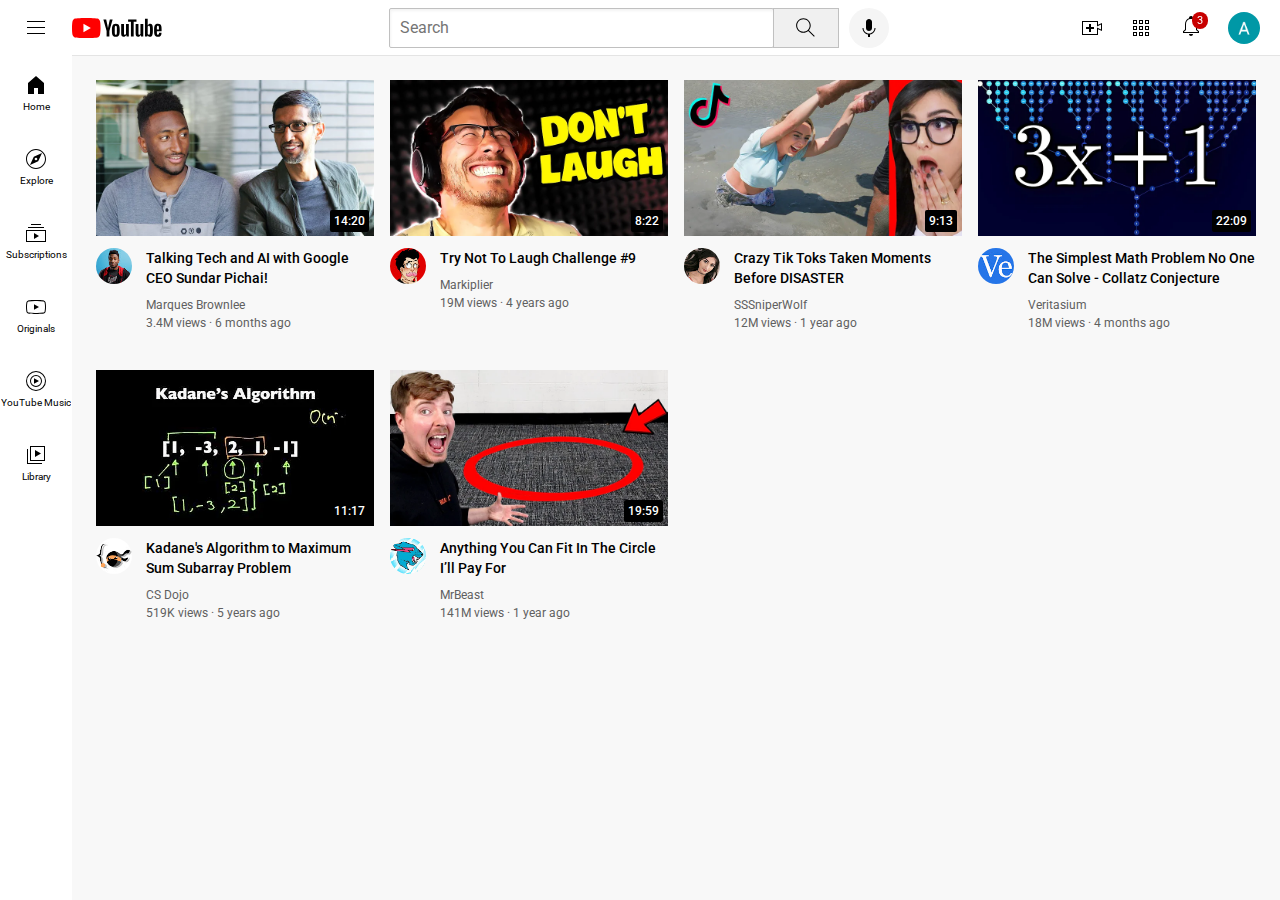
<file: index.html>
<!DOCTYPE html>
<html>
  <head>
    <title>YouTube.com Clone</title>

    <link rel="preconnect" href="https://fonts.googleapis.com">
    <link rel="preconnect" href="https://fonts.gstatic.com" crossorigin>
    <link href="https://fonts.googleapis.com/css2?family=Roboto:wght@400;500;700&display=swap" rel="stylesheet">

    <link rel="stylesheet" href="styles/general.css">
    <link rel="stylesheet" href="styles/header.css">
    <link rel="stylesheet" href="styles/video.css">
    <link rel="stylesheet" href="styles/sidebar.css">
  </head>
  <body>
    <div class="header">
      <div class="left-section">
        <img class="hamburger-menu" src="icons/hamburger-menu.svg">
        <img class="youtube-logo" src="icons/youtube-logo.svg">
      </div>
      <div class="middle-section">
        <input class="search-bar" type="text" placeholder="Search">
        <button class="search-button">
          <img class="search-icon" src="icons/search.svg">
          <div class="tooltip">Search</div>
        </button>
        <button class="voice-search-button">
          <img class="voice-search-icon" src="icons/voice-search-icon.svg">
          <div class="tooltip">Search with your voice</div>
        </button>
      </div>
      <div class="right-section">
        <div class="upload-icon-container">
          <img class="upload-icon" src="icons/upload.svg">
          <div class="tooltip">Create</div>
        </div>
        <img class="youtube-apps-icon" src="icons/youtube-apps.svg">
        <div class="notifications-icon-container">
          <img class="notifications-icon" src="icons/notifications.svg">
          <div class="notifications-count">3</div>
        </div>
        <img class="current-user-picture" src="channel-pictures/my-channel.jpg">
      </div>
    </div>

    <div class="sidebar">
      <div class="sidebar-link">
        <img src="icons/home.svg">
        <div>Home</div>
      </div>
      <div class="sidebar-link">
        <img src="icons/explore.svg">
        <div>Explore</div>
      </div>
      <div class="sidebar-link">
        <img src="icons/subscriptions.svg">
        <div>Subscriptions</div>
      </div>
      <div class="sidebar-link">
        <img src="icons/originals.svg">
        <div>Originals</div>
      </div>
      <div class="sidebar-link">
        <img src="icons/youtube-music.svg">
        <div>YouTube Music</div>
      </div>
      <div class="sidebar-link">
        <img src="icons/library.svg">
        <div>Library</div>
      </div>
    </div>
    
    <div class="video-grid">
      <div class="video-preview">
        <div class="thumbnail-row">
          <img class="thumbnail" src="thumbnails/thumbnail-1.webp">
          <div class="video-time">14:20</div>
        </div>
        <div class="video-info-grid">
          <div class="channel-picture">
            <img class="profile-picture" src="channel-pictures/channel-1.jpeg">
          </div>
          <div class="video-info">
            <p class="video-title">
              Talking Tech and AI with Google CEO Sundar Pichai!
            </p>
            <p class="video-author">
              Marques Brownlee
            </p>
            <p class="video-stats">
              3.4M views &#183; 6 months ago
            </p>
          </div>
        </div>
      </div>

      <div class="video-preview">
        <div class="thumbnail-row">
          <img class="thumbnail" src="thumbnails/thumbnail-2.webp">
          <div class="video-time">8:22</div>
        </div>
        <div class="video-info-grid">
          <div class="channel-picture">
            <img class="profile-picture" src="channel-pictures/channel-2.jpeg">
          </div>
          <div class="video-info">
            <p class="video-title">
              Try Not To Laugh Challenge #9
            </p>
            <p class="video-author">
              Markiplier
            </p>
            <p class="video-stats">
              19M views &#183; 4 years ago
            </p>
          </div>
        </div>
      </div>

      <div class="video-preview">
        <div class="thumbnail-row">
          <img class="thumbnail" src="thumbnails/thumbnail-3.webp">
          <div class="video-time">9:13</div>
        </div>
        <div class="video-info-grid">
          <div class="channel-picture">
            <img class="profile-picture" src="channel-pictures/channel-3.jpeg">
          </div>
          <div class="video-info">
            <p class="video-title">
              Crazy Tik Toks Taken Moments Before DISASTER
            </p>
            <p class="video-author">
              SSSniperWolf
            </p>
            <p class="video-stats">
              12M views &#183; 1 year ago
            </p>
          </div>
        </div>
      </div>

      <div class="video-preview">
        <div class="thumbnail-row">
          <img class="thumbnail" src="thumbnails/thumbnail-4.webp">
          <div class="video-time">22:09</div>
        </div>
        <div class="video-info-grid">
          <div class="channel-picture">
            <img class="profile-picture" src="channel-pictures/channel-4.jpeg">
          </div>
          <div class="video-info">
            <p class="video-title">
              The Simplest Math Problem No One Can Solve - Collatz Conjecture
            </p>
            <p class="video-author">
              Veritasium
            </p>
            <p class="video-stats">
              18M views &#183; 4 months ago
            </p>
          </div>
        </div>
      </div>

      <div class="video-preview">
        <div class="thumbnail-row">
          <img class="thumbnail" src="thumbnails/thumbnail-5.webp">
          <div class="video-time">11:17</div>
        </div>
        <div class="video-info-grid">
          <div class="channel-picture">
            <img class="profile-picture" src="channel-pictures/channel-5.jpeg">
          </div>
          <div class="video-info">
            <p class="video-title">
              Kadane's Algorithm to Maximum Sum Subarray Problem
            </p>
            <p class="video-author">
              CS Dojo
            </p>
            <p class="video-stats">
              519K views &#183; 5 years ago
            </p>
          </div>
        </div>
      </div>

      <div class="video-preview">
        <div class="thumbnail-row">
          <img class="thumbnail" src="thumbnails/thumbnail-6.webp">
          <div class="video-time">19:59</div>
        </div>
        <div class="video-info-grid">
          <div class="channel-picture">
            <img class="profile-picture" src="channel-pictures/channel-6.jpeg">
          </div>
          <div class="video-info">
            <p class="video-title">
              Anything You Can Fit In The Circle I’ll Pay For
            </p>
            <p class="video-author">
              MrBeast
            </p>
            <p class="video-stats">
              141M views &#183; 1 year ago
            </p>
          </div>
        </div>
      </div>
    </div>
  </body>
</html>
</file>
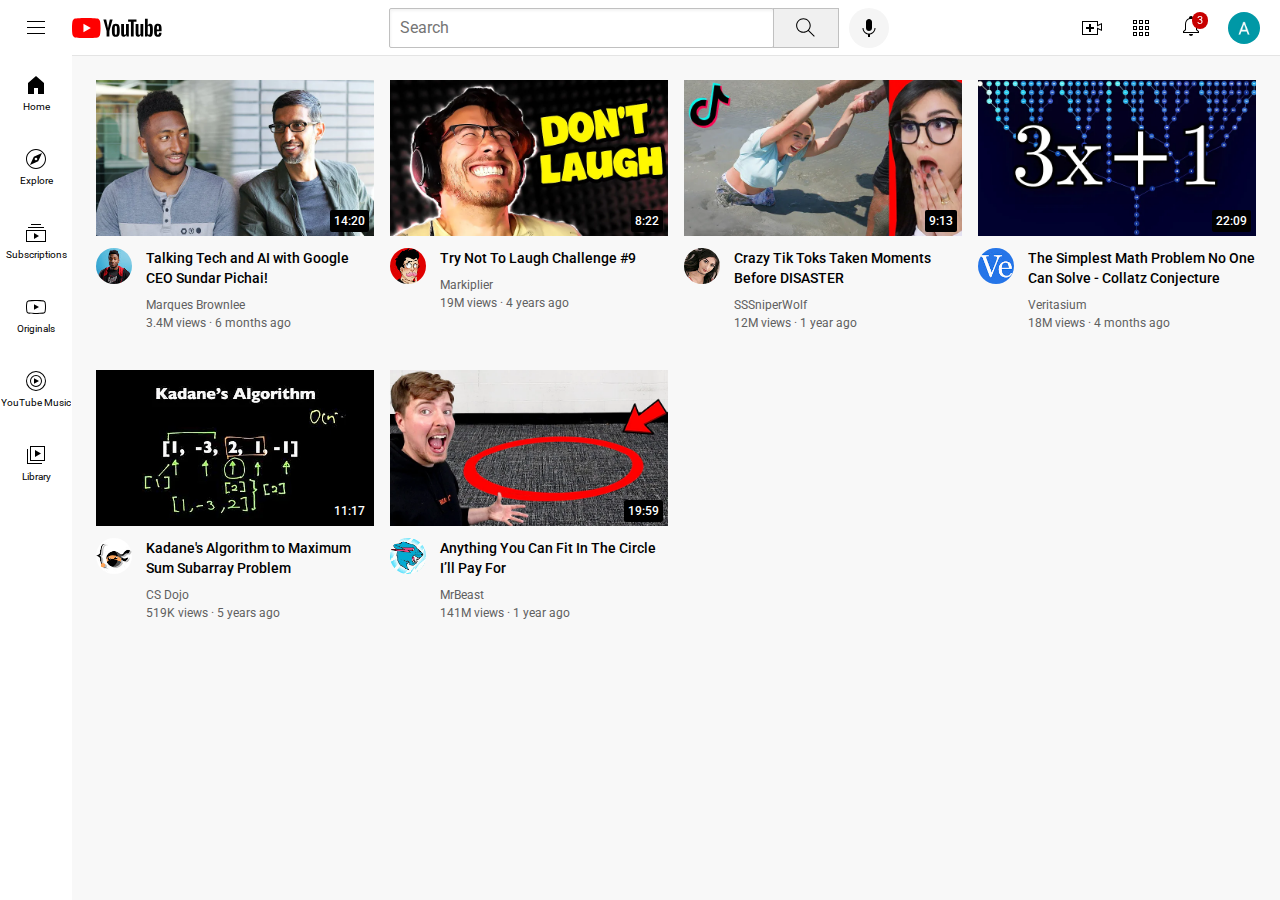
<file: youtube.html>
<!DOCTYPE html>
<html>
  <head>
    <title>YouTube.com Clone</title>

    <link rel="preconnect" href="https://fonts.googleapis.com">
    <link rel="preconnect" href="https://fonts.gstatic.com" crossorigin>
    <link href="https://fonts.googleapis.com/css2?family=Roboto:wght@400;500;700&display=swap" rel="stylesheet">

    <link rel="stylesheet" href="styles/general.css">
    <link rel="stylesheet" href="styles/header.css">
    <link rel="stylesheet" href="styles/video.css">
    <link rel="stylesheet" href="styles/sidebar.css">
  </head>
  <body>
    <div class="header">
      <div class="left-section">
        <img class="hamburger-menu" src="icons/hamburger-menu.svg">
        <img class="youtube-logo" src="icons/youtube-logo.svg">
      </div>
      <div class="middle-section">
        <input class="search-bar" type="text" placeholder="Search">
        <button class="search-button">
          <img class="search-icon" src="icons/search.svg">
          <div class="tooltip">Search</div>
        </button>
        <button class="voice-search-button">
          <img class="voice-search-icon" src="icons/voice-search-icon.svg">
          <div class="tooltip">Search with your voice</div>
        </button>
      </div>
      <div class="right-section">
        <div class="upload-icon-container">
          <img class="upload-icon" src="icons/upload.svg">
          <div class="tooltip">Create</div>
        </div>
        <img class="youtube-apps-icon" src="icons/youtube-apps.svg">
        <div class="notifications-icon-container">
          <img class="notifications-icon" src="icons/notifications.svg">
          <div class="notifications-count">3</div>
        </div>
        <img class="current-user-picture" src="channel-pictures/my-channel.jpg">
      </div>
    </div>

    <div class="sidebar">
      <div class="sidebar-link">
        <img src="icons/home.svg">
        <div>Home</div>
      </div>
      <div class="sidebar-link">
        <img src="icons/explore.svg">
        <div>Explore</div>
      </div>
      <div class="sidebar-link">
        <img src="icons/subscriptions.svg">
        <div>Subscriptions</div>
      </div>
      <div class="sidebar-link">
        <img src="icons/originals.svg">
        <div>Originals</div>
      </div>
      <div class="sidebar-link">
        <img src="icons/youtube-music.svg">
        <div>YouTube Music</div>
      </div>
      <div class="sidebar-link">
        <img src="icons/library.svg">
        <div>Library</div>
      </div>
    </div>
    
    <div class="video-grid">
      <div class="video-preview">
        <div class="thumbnail-row">
          <img class="thumbnail" src="thumbnails/thumbnail-1.webp">
          <div class="video-time">14:20</div>
        </div>
        <div class="video-info-grid">
          <div class="channel-picture">
            <img class="profile-picture" src="channel-pictures/channel-1.jpeg">
          </div>
          <div class="video-info">
            <p class="video-title">
              Talking Tech and AI with Google CEO Sundar Pichai!
            </p>
            <p class="video-author">
              Marques Brownlee
            </p>
            <p class="video-stats">
              3.4M views &#183; 6 months ago
            </p>
          </div>
        </div>
      </div>

      <div class="video-preview">
        <div class="thumbnail-row">
          <img class="thumbnail" src="thumbnails/thumbnail-2.webp">
          <div class="video-time">8:22</div>
        </div>
        <div class="video-info-grid">
          <div class="channel-picture">
            <img class="profile-picture" src="channel-pictures/channel-2.jpeg">
          </div>
          <div class="video-info">
            <p class="video-title">
              Try Not To Laugh Challenge #9
            </p>
            <p class="video-author">
              Markiplier
            </p>
            <p class="video-stats">
              19M views &#183; 4 years ago
            </p>
          </div>
        </div>
      </div>

      <div class="video-preview">
        <div class="thumbnail-row">
          <img class="thumbnail" src="thumbnails/thumbnail-3.webp">
          <div class="video-time">9:13</div>
        </div>
        <div class="video-info-grid">
          <div class="channel-picture">
            <img class="profile-picture" src="channel-pictures/channel-3.jpeg">
          </div>
          <div class="video-info">
            <p class="video-title">
              Crazy Tik Toks Taken Moments Before DISASTER
            </p>
            <p class="video-author">
              SSSniperWolf
            </p>
            <p class="video-stats">
              12M views &#183; 1 year ago
            </p>
          </div>
        </div>
      </div>

      <div class="video-preview">
        <div class="thumbnail-row">
          <img class="thumbnail" src="thumbnails/thumbnail-4.webp">
          <div class="video-time">22:09</div>
        </div>
        <div class="video-info-grid">
          <div class="channel-picture">
            <img class="profile-picture" src="channel-pictures/channel-4.jpeg">
          </div>
          <div class="video-info">
            <p class="video-title">
              The Simplest Math Problem No One Can Solve - Collatz Conjecture
            </p>
            <p class="video-author">
              Veritasium
            </p>
            <p class="video-stats">
              18M views &#183; 4 months ago
            </p>
          </div>
        </div>
      </div>

      <div class="video-preview">
        <div class="thumbnail-row">
          <img class="thumbnail" src="thumbnails/thumbnail-5.webp">
          <div class="video-time">11:17</div>
        </div>
        <div class="video-info-grid">
          <div class="channel-picture">
            <img class="profile-picture" src="channel-pictures/channel-5.jpeg">
          </div>
          <div class="video-info">
            <p class="video-title">
              Kadane's Algorithm to Maximum Sum Subarray Problem
            </p>
            <p class="video-author">
              CS Dojo
            </p>
            <p class="video-stats">
              519K views &#183; 5 years ago
            </p>
          </div>
        </div>
      </div>

      <div class="video-preview">
        <div class="thumbnail-row">
          <img class="thumbnail" src="thumbnails/thumbnail-6.webp">
          <div class="video-time">19:59</div>
        </div>
        <div class="video-info-grid">
          <div class="channel-picture">
            <img class="profile-picture" src="channel-pictures/channel-6.jpeg">
          </div>
          <div class="video-info">
            <p class="video-title">
              Anything You Can Fit In The Circle I’ll Pay For
            </p>
            <p class="video-author">
              MrBeast
            </p>
            <p class="video-stats">
              141M views &#183; 1 year ago
            </p>
          </div>
        </div>
      </div>
    </div>
  </body>
</html>
</file>
<file: styles/general.css>
p {
  font-family: Roboto, Arial;
  margin-top: 0;
  margin-bottom: 0;
}

body {
  margin: 0;
  padding-top: 80px;
  padding-left: 96px;
  padding-right: 24px;
  background-color: rgb(248, 248, 248);
}
</file>
<file: styles/header.css>
.header {
  height: 55px;

  display: flex;
  flex-direction: row;
  justify-content: space-between;

  position: fixed;
  top: 0;
  left: 0;
  right: 0;
  z-index: 100;

  background-color: white;
  border-bottom-width: 1px;
  border-bottom-style: solid;
  border-bottom-color: rgb(228, 228, 228);
}

.left-section {
  display: flex;
  align-items: center;
}

.hamburger-menu {
  height: 24px;
  margin-left: 24px;
  margin-right: 24px;
}

.youtube-logo {
  height: 20px;
}

.middle-section {
  flex: 1;
  margin-left: 70px;
  margin-right: 35px;
  max-width: 500px;
  display: flex;
  align-items: center;
}

.search-bar {
  flex: 1;
  height: 36px;
  padding-left: 10px;
  font-size: 16px;
  border-width: 1px;
  border-style: solid;
  border-color: rgb(192, 192, 192);
  border-radius: 2px;
  box-shadow: inset 1px 2px 3px rgba(0, 0, 0, 0.05);
  width: 0;
}

.search-bar::placeholder {
  font-family: Roboto, Arial;
  font-size: 16px;
}

.search-button {
  height: 40px;
  width: 66px;
  background-color: rgb(240, 240, 240);
  border-width: 1px;
  border-style: solid;
  border-color: rgb(192, 192, 192);
  margin-left: -1px;
  margin-right: 10px;
}

.search-button,
.voice-search-button,
.upload-icon-container {
  display: flex;
  justify-content: center;
  align-items: center;
  position: relative;
}

.search-button .tooltip,
.voice-search-button .tooltip,
.upload-icon-container .tooltip {
  font-family: Roboto, Arial;
  position: absolute;
  background-color: gray;
  color: white;
  padding-top: 4px;
  padding-bottom: 4px;
  padding-left: 8px;
  padding-right: 8px;
  border-radius: 2px;
  font-size: 12px;
  bottom: -30px;
  opacity: 0;
  transition: opacity 0.15s;
  pointer-events: none;
  white-space: nowrap;
}

.search-button:hover .tooltip,
.voice-search-button:hover .tooltip,
.upload-icon-container:hover .tooltip {
  opacity: 1;
}

.search-icon {
  height: 25px;
}

.voice-search-button {
  height: 40px;
  width: 40px;
  border-radius: 20px;
  border: none;
  background-color: rgb(245, 245, 245);
}

.voice-search-icon {
  height: 24px;
}

.right-section {
  width: 180px;
  margin-right: 20px;
  display: flex;
  align-items: center;
  justify-content: space-between;
  flex-shrink: 0;
}

.upload-icon {
  height: 24px;
}

.youtube-apps-icon {
  height: 24px;
}

.notifications-icon {
  height: 24px;
}

.notifications-icon-container {
  position: relative;
}

.notifications-count {
  position: absolute;
  top: -2px;
  right: -5px;
  background-color: rgb(200, 0, 0);
  color: white;
  font-family: Roboto, Arial;
  font-size: 11px;
  padding-left: 5px;
  padding-right: 5px;
  padding-top: 2px;
  padding-bottom: 2px;
  border-radius: 10px;
}

.current-user-picture {
  height: 32px;
  border-radius: 16px;
}
</file>
<file: styles/video.css>
.thumbnail {
  width: 100%;
}

.video-title {
  margin-top: 0;
  font-size: 14px;
  font-weight: 500;
  line-height: 20px;
  margin-bottom: 10px;
}

.video-info-grid {
  display: grid;
  grid-template-columns: 50px 1fr;
}

.profile-picture {
  width: 36px;
  border-radius: 50px;
}

.thumbnail-row {
  margin-bottom: 8px;
  position: relative;
}

.video-author,
.video-stats {
  font-size: 12px;
  color: rgb(96, 96, 96);
}

.video-author {
  margin-bottom: 4px;
}

.video-grid {
  display: grid;
  grid-template-columns: 1fr 1fr 1fr;
  column-gap: 16px;
  row-gap: 40px;
}
@media(max-width:750px){
  .video-grid {
    grid-template-columns: 1fr 1fr;
  }
}
@media(min-width:1000px){
  .video-grid {
    grid-template-columns: 1fr 1fr 1fr 1fr;
  }
}

.video-time {
  font-family: Roboto, Arial;
  font-size: 12px;
  font-weight: 500;
  padding: 4px;    /*multiline padding*/
  border-radius: 2px;
  background-color: black;
  color: white;
  position: absolute;
  bottom: 8px;
  right: 5px;
}
</file>
<file: styles/sidebar.css>
.sidebar {
  position: fixed;
  left: 0;
  bottom: 0;
  top: 55px;
  background-color: white;
  width: 72px;
  z-index: 200;
}
.sidebar-link{
  height: 74px;
  display: flex;
  justify-content: center;
  align-items: center;
  flex-direction: column;
  cursor: pointer;
}
.sidebar-link:hover{
  background-color:rgb(235,235,235);
}
.sidebar-link img{
  height: 24px;
  margin-bottom: 4px;
}
.sidebar-link div{
  font-family: Roboto , Arial;
  font-size: 10px;
}
</file>
